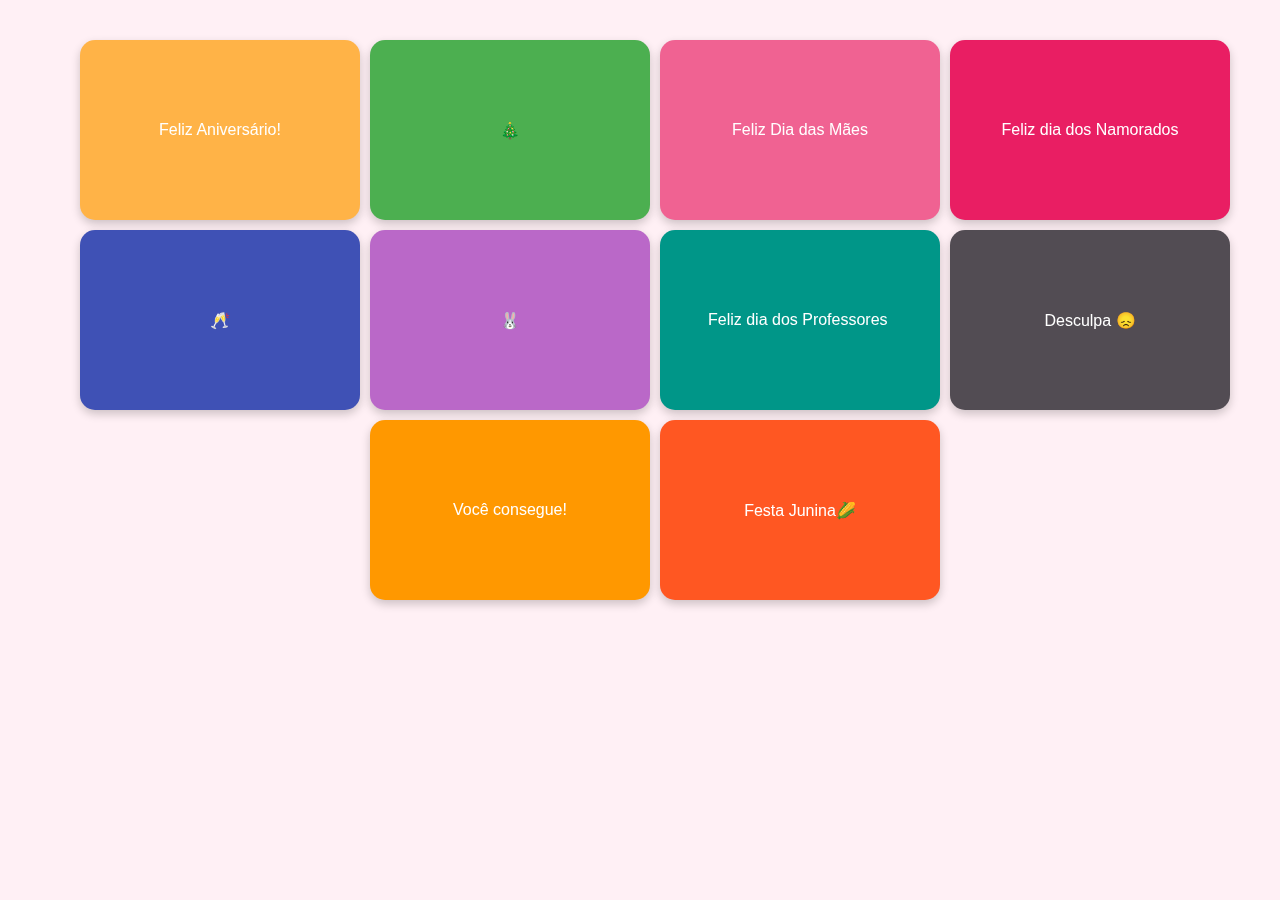
<file: index.html>
<!DOCTYPE html>
<html lang="pt-br">
<head>
  <meta charset="UTF-8" />
  <meta name="viewport" content="width=device-width, initial-scale=1.0"/>
  <title>Cartões Comemorativos</title>
  <style>
    body {
      font-family: 'Arial', sans-serif;
      background-color: #fff0f5;
      display: flex;
      flex-wrap: wrap;
      justify-content: center;
      gap: 40px;
      padding: 40px;
      margin: 0;
    }

    .container {
      width: 250px;
      height: 150px;
      perspective: 1000px;
    }

    .cartao {
      width: 100%;
      height: 100%;
      position: relative;
      transform-style: preserve-3d;
      transition: transform 0.8s;
      cursor: pointer;
    }

    .cartao.virado {
      transform: rotateY(180deg);
    }

    .frente, .verso {
      position: absolute;
      width: 100%;
      height: 100%;
      border-radius: 15px;
      backface-visibility: hidden;
      display: flex;
      justify-content: center;
      align-items: center;
      padding: 15px;
      box-shadow: 0 4px 10px rgba(0,0,0,0.2);
      font-size: 1rem;
      text-align: center;
      white-space: pre-wrap;
      color: white;
    }

    .verso {
      transform: rotateY(180deg);
    }

    /* Temas com cores diferentes */
    .aniversario .frente { background-color: #ffb347; }
    .aniversario .verso  { background-color: #ffa07a; }

    .natal .frente       { background-color: #4caf50; }
    .natal .verso        { background-color: #388e3c; }

    .maes .frente        { background-color: #f06292; }
    .maes .verso         { background-color: #ec407a; }

    .namorados .frente   { background-color: #e91e63; }
    .namorados .verso    { background-color: #d81b60; }

    .anonovo .frente     { background-color: #3f51b5; }
    .anonovo .verso      { background-color: #303f9f; }

    .pascoa .frente      { background-color: #ba68c8; }
    .pascoa .verso       { background-color: #ab47bc; }

    .professor .frente   { background-color: #009688; }
    .professor .verso    { background-color: #00796b; }

    .desculpas .frente   { background-color: #524c53; }
    .desculpas .verso    { background-color: #757575; }

    .motivacional .frente { background-color: #ff9800; }
    .motivacional .verso  { background-color: #fb8c00; }

    .junina .frente      { background-color: #ff5722; }
    .junina .verso       { background-color: #e64a19; }
  </style>
</head>
<body>

  <div class="container">
    <div class="cartao aniversario" onclick="virar(this)">
      <div class="frente">Feliz Aniversário!</div>
      <div class="verso">Muita saúde, alegria e sucesso! 🎉</div>
    </div>
  </div>

  <div class="container">
    <div class="cartao natal" onclick="virar(this)">
      <div class="frente">🎄</div>
      <div class="verso">Feliz Natal!</div>
    </div>
  </div>

  <div class="container">
    <div class="cartao maes" onclick="virar(this)">
      <div class="frente">Feliz Dia das Mães</div>
      <div class="verso">Você é a melhor mãe do mundo!💐</div>
    </div>
  </div>

  <div class="container">
    <div class="cartao namorados" onclick="virar(this)">
      <div class="frente">Feliz dia dos Namorados</div>
      <div class="verso">Você é o melhor namorado do mundo! 💖</div>
    </div>
  </div>

  <div class="container">
    <div class="cartao anonovo" onclick="virar(this)">
      <div class="frente">🥂</div>
      <div class="verso">Feliz Ano Novo!</div>
    </div>
  </div>

  <div class="container">
    <div class="cartao pascoa" onclick="virar(this)">
      <div class="frente">🐰</div>
      <div class="verso">Feliz Páscoa!</div>
    </div>
  </div>

  <div class="container">
    <div class="cartao professor" onclick="virar(this)">
      <div class="frente">Feliz dia dos Professores </div>
      <div class="verso">Obrigado por compartilhar conhecimento e inspirar corações! 📚</div>
    </div>
  </div>

  <div class="container">
    <div class="cartao desculpas" onclick="virar(this)">
      <div class="frente">Desculpa 😞</div>
      <div class="verso">Me perdoa? Quero consertar as coisas. 🙏</div>
    </div>
  </div>

  <div class="container">
    <div class="cartao motivacional" onclick="virar(this)">
      <div class="frente">Você consegue!</div>
      <div class="verso">Acredite no seu potencial!💪</div>
    </div>
  </div>

  <div class="container">
    <div class="cartao junina" onclick="virar(this)">
      <div class="frente">Festa Junina🌽</div>
      <div class="verso">Vamos dançar quadrilha, comer canjica e pular fogueira! 🎉</div>
    </div>
  </div>

  <script>
    function virar(cartao) {
      cartao.classList.toggle("virado");
    }
  </script>

</body>
</html>
</file>
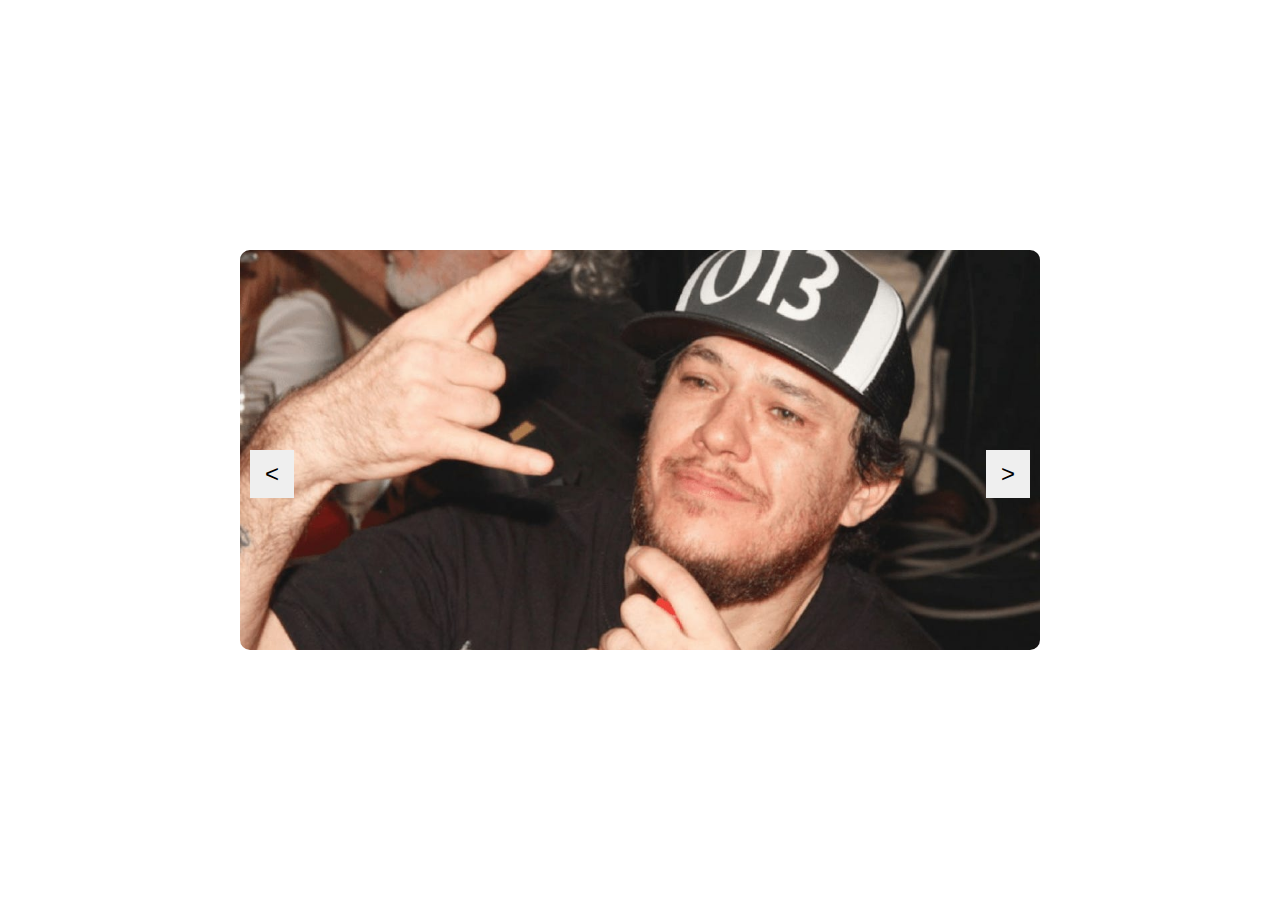
<file: carrossel/index.html>
<!DOCTYPE html>
<html lang="en">
<head>
    <meta charset="UTF-8">
    <meta name="viewport" content="width=device-width, initial-scale=1.0">
    <title>Document</title>
    <link rel="stylesheet" href="style.css">
</head>
<body>
    <div class="carrossel">
        <div class="container">
            <img src="img/choraoo.jpg" alt="">
            <img src="img/champignon.jpg" alt="">
            <img src="img/chorisechamp.webp" alt="">
        </div>
        <button class="botao-anterior"><</button>
        <button class="botao-proximo">></button>
    </div>
    <script src="script.js"></script>
</body>
</html>
</file>
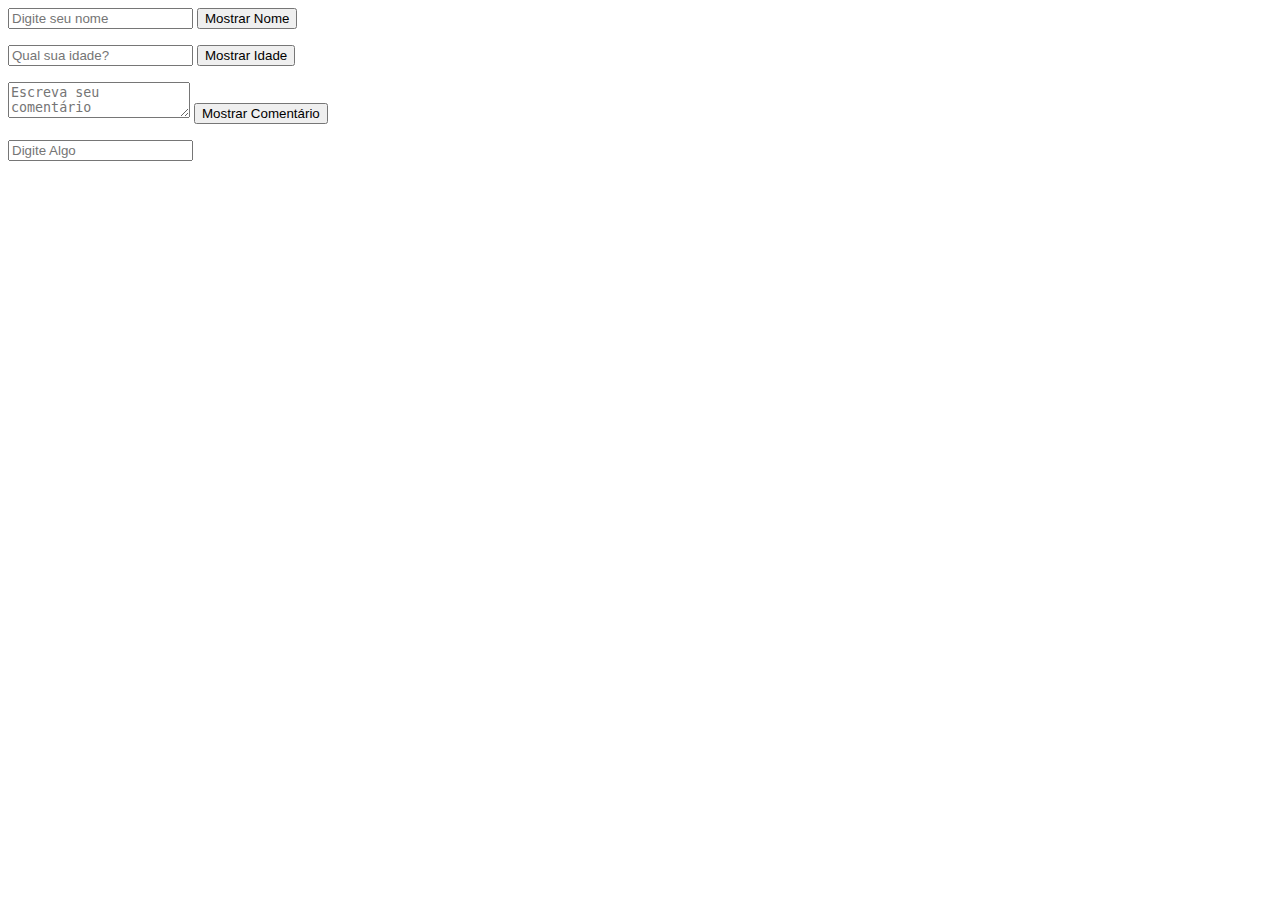
<file: coleta/index.html>
<!DOCTYPE html>
<html lang="en">
<head>
    <meta charset="UTF-8">
    <meta name="viewport" content="width=device-width, initial-scale=1.0">
    <title>Document</title>
</head>
<body>
    <input type="text" id="nome" placeholder="Digite seu nome">
    <button onclick="mostrarNome()">Mostrar Nome</button>
    <p id="mensagem"></p>

    <input type="number" id="idade" placeholder="Qual sua idade?">
    <button onclick="mostrarIdade()">Mostrar Idade</button>
    <p id="resultado"></p>

    <textarea id="comentarioExibido" placeholder="Escreva seu comentário"></textarea>
    <button onclick="MostrarComentario()">Mostrar Comentário</button>
    <p id="comentarioExibido"></p>

    <input type="text" id="campoTexto" oninput="atualizarTexto()" placeholder="Digite Algo">
    <p id="textoDigitado"></p>

    <script src="script.js"></script>
</body>
</html>
</file>
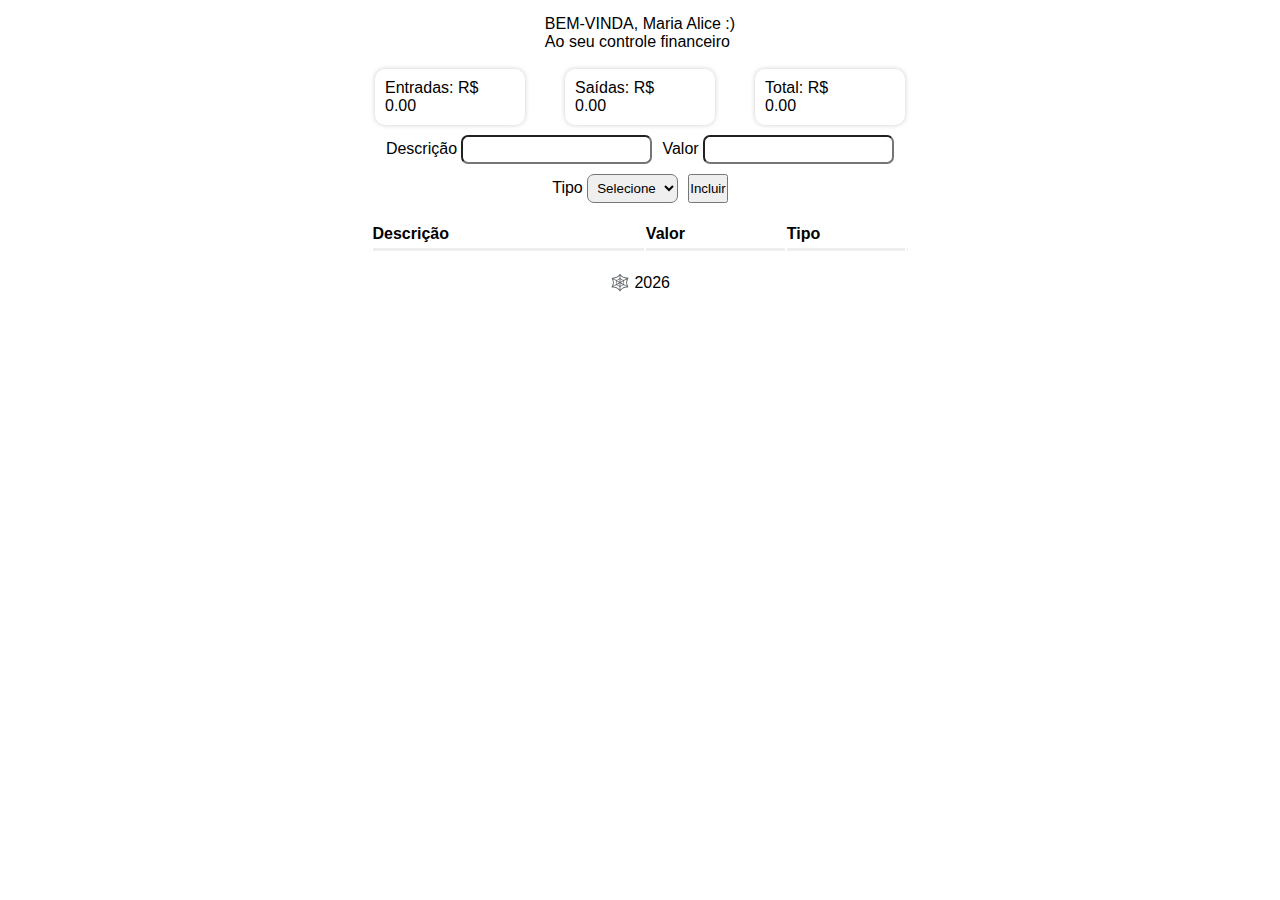
<file: controle financeiro/index.html>
<!DOCTYPE html>
<html lang="pt-BR">

<head>
    <meta charset="UTF-8">
    <meta http-equiv="X-UA-Compatible" content="IE=edge">
    <meta name="viewport" content="width=device-width, initial-scale=1.0">
    <title>Controle Financeiro</title>
    <link rel="stylesheet" href="style.css">
</head>

<body>
    <header>
        <div>
            <p>BEM-VINDA, Maria Alice :)</p>
            <p>Ao seu controle financeiro</p>
        </div>
    </header>
    <main>
        <div class="resumo">
            <div>
                Entradas: R$
                <span class="valor-entradas">0.00</span>
            </div>
            <div>
                Saídas: R$
                <span class="valor-saidas">0.00</span>
            </div>
            <div>
                Total: R$
                <span class="valor-total">0.00</span>
            </div>
        </div>
        <div class="novo-item">
            <div class="campo-descricao">
                <label for="descricao">Descrição</label>
                <input type="text" id="descricao" />
            </div>
            <div class="campo-valor">
                <label for="valor">Valor</label>
                <input type="number" id="valor" />
            </div>
            <div class="campo-tipo">
                <label for="tipo">Tipo</label>
                <select id="tipo">
                    <option value="">Selecione</option>
                    <option value="Entrada">Entrada</option>
                    <option value="Saída">Saída</option>
                </select>
            </div>
            <button id="botao-adicionar">Incluir</button>
        </div>
        <div class="tabela-itens">
            <table>
                <thead>
                    <tr>
                        <th>Descrição</th>
                        <th class="coluna-valor">Valor</th>
                        <th class="coluna-tipo">Tipo</th>
                        <th class="coluna-acao"></th>
                    </tr>
                </thead>
                <tbody>
                </tbody>
            </table>
        </div>
    </main>
    <footer>
        <p>🕸️ <span id="ano-atual"></span></p>
    </footer>
    <script src="script.js"></script>
</body>

</html>
</file>
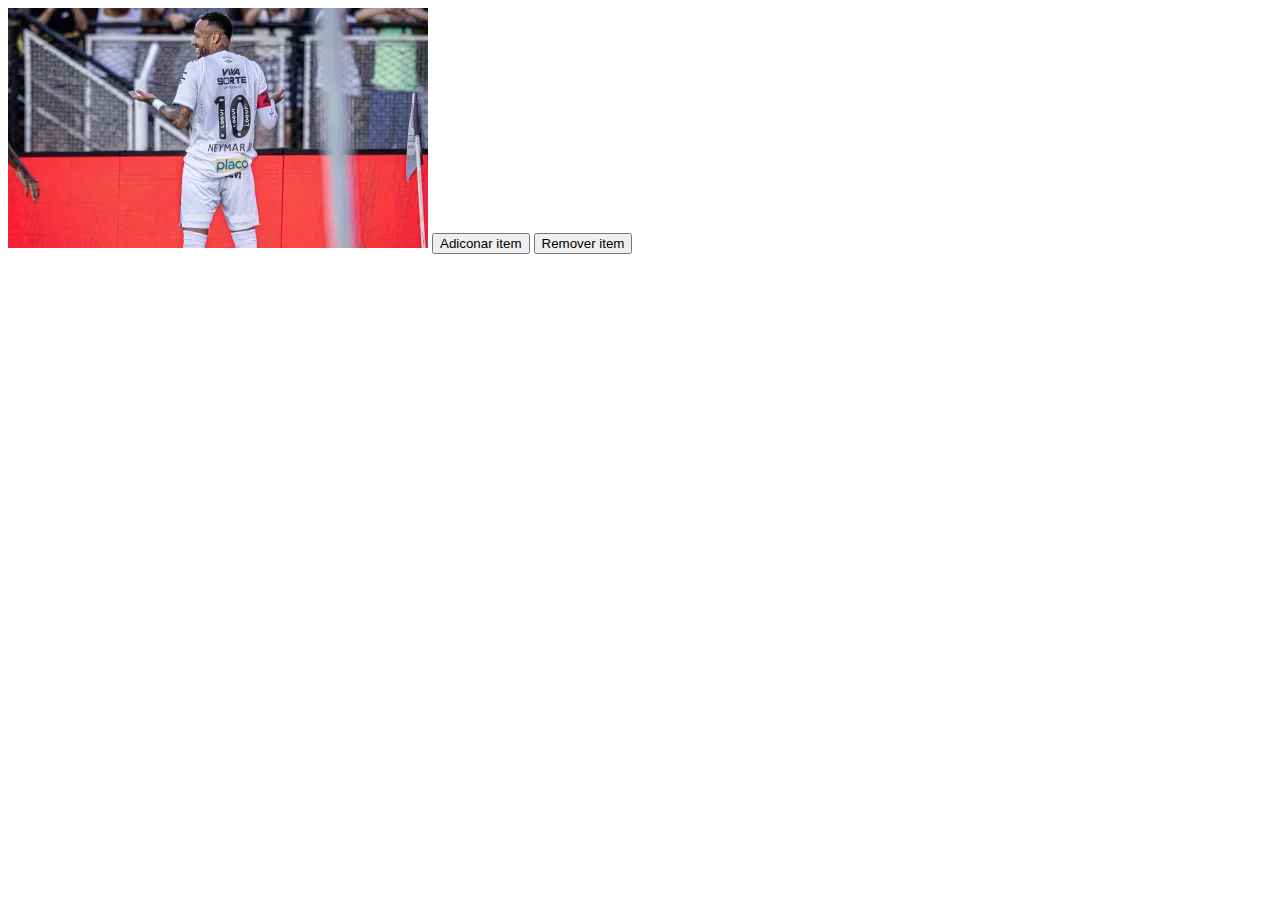
<file: DOM/index.html>
<!DOCTYPE html>
<html lang="pt-br">

<head>
    <meta charset="UTF-8">
    <meta name="viewport" content="width=device-width, initial-scale=1.0">
    <title>Document</title>

</head>

<body>
    <!--<h1 id="titulo"> Titulo Original</h1>
    <p id="texto">Texto Original</p>

    <button id="botao">Clique aqui</button>
    <button id="duplo">Clique duas vezes</button>
    <button id="passe">Passe o mouse</button> -->

    <img id="imagem" src="dom/ney.webp" alt="">

    <button id="adicionar">Adiconar item</button>
    <button id="remover">Remover item</button>

    <ul id="lista"></ul>
    
    <script src="dom.js"></script>
</body>

</html>
</file>
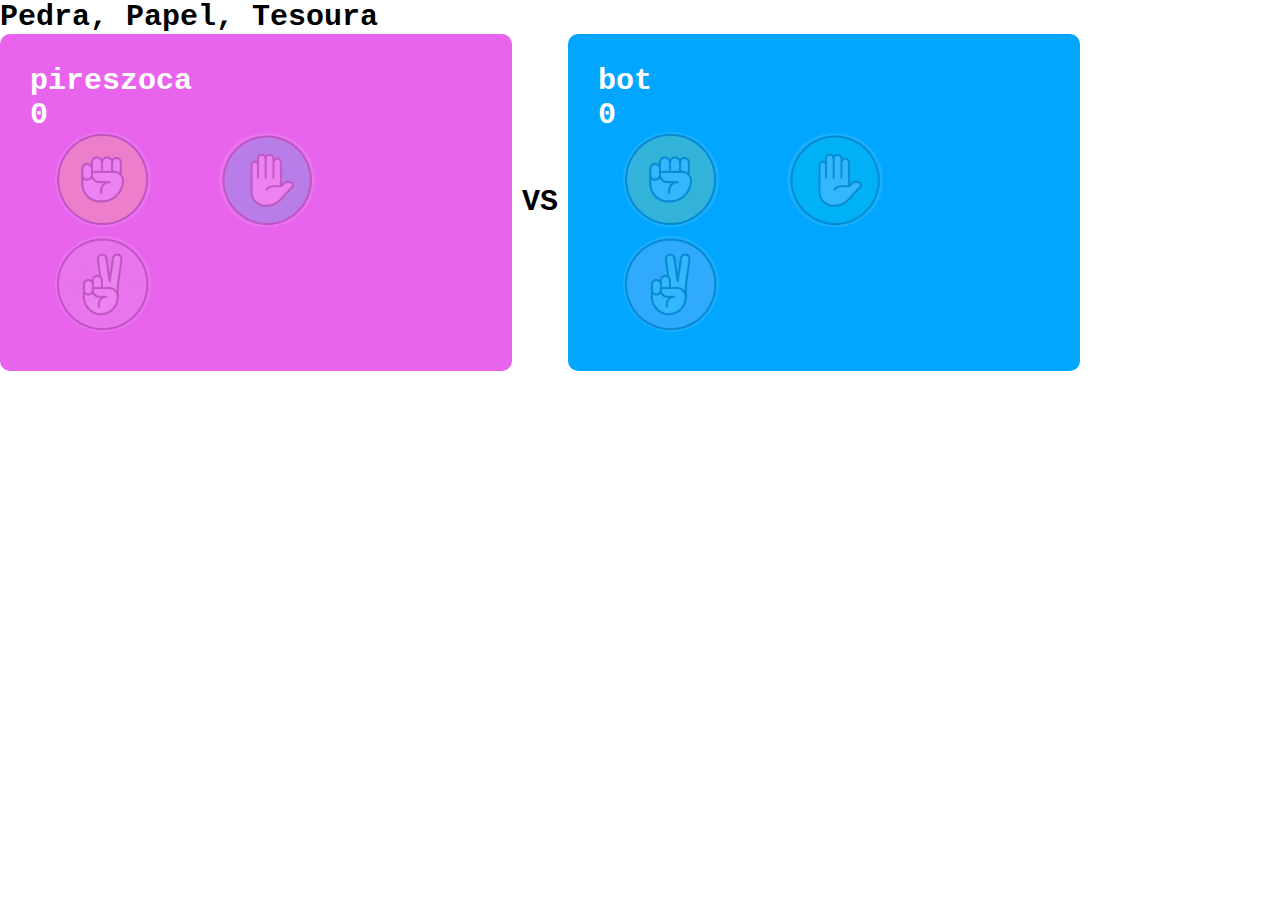
<file: listass/index.html>
<!DOCTYPE html>
<html lang="en">
<head>
    <meta charset="UTF-8">
    <meta name="viewport" content="width=device-width, initial-scale=1.0">
    <title>Document</title>
    <link rel="stylesheet" href="style.css">
</head>
<body>
    <div id="principal">
        <h1 id="titulo">Pedra, Papel, Tesoura</h1>
        <div id="placar">
            <div id="jogador">
                <h2 id="jogadorNome">pireszoca</h2>
                <p id="jogadorPontos">0</p>
                <ul id="jogadorEscolha">
                    <li>
                        <a id="jogadorEscolha1" onclick="jogar(1)">
                            <img src="pedra.png" alt="">
                        </a>
                    </li>
                    <li>
                        <a id="jogadorEscolha2" onclick="jogar(2)">
                        <img src="papel.png" alt="">
                        </a>
                    </li>
                    <li>
                        <a id="jogadorEscolha3" onclick="jogar(3)">
                        <img src="tesoura.png" alt="">
                        </a>
                    </li>
                </ul>
            </div>

            <p id="versus">VS</p>

            <div id="computador">
                <h2 id="computadorNome">bot</h2>
                <p id="computadorPontos">0</p>
                <ul id="computadorEscolha">
                    <li>
                        <a id="computadorEscolha1">
                            <img src="pedra.png" alt="">
                        </a>
                    </li>
                    <li>
                        <a id="computadorEscolha2">
                        <img src="papel.png" alt="">
                        </a>
                    </li>
                    <li>
                        <a id="computadorEscolha3">
                        <img src="tesoura.png" alt="">
                        </a>
                    </li>
                </ul>
        </div>
        <p id="mensagem"></p>
    </div>
    <script src="main.js"></script>
</body>
</html>
</file>
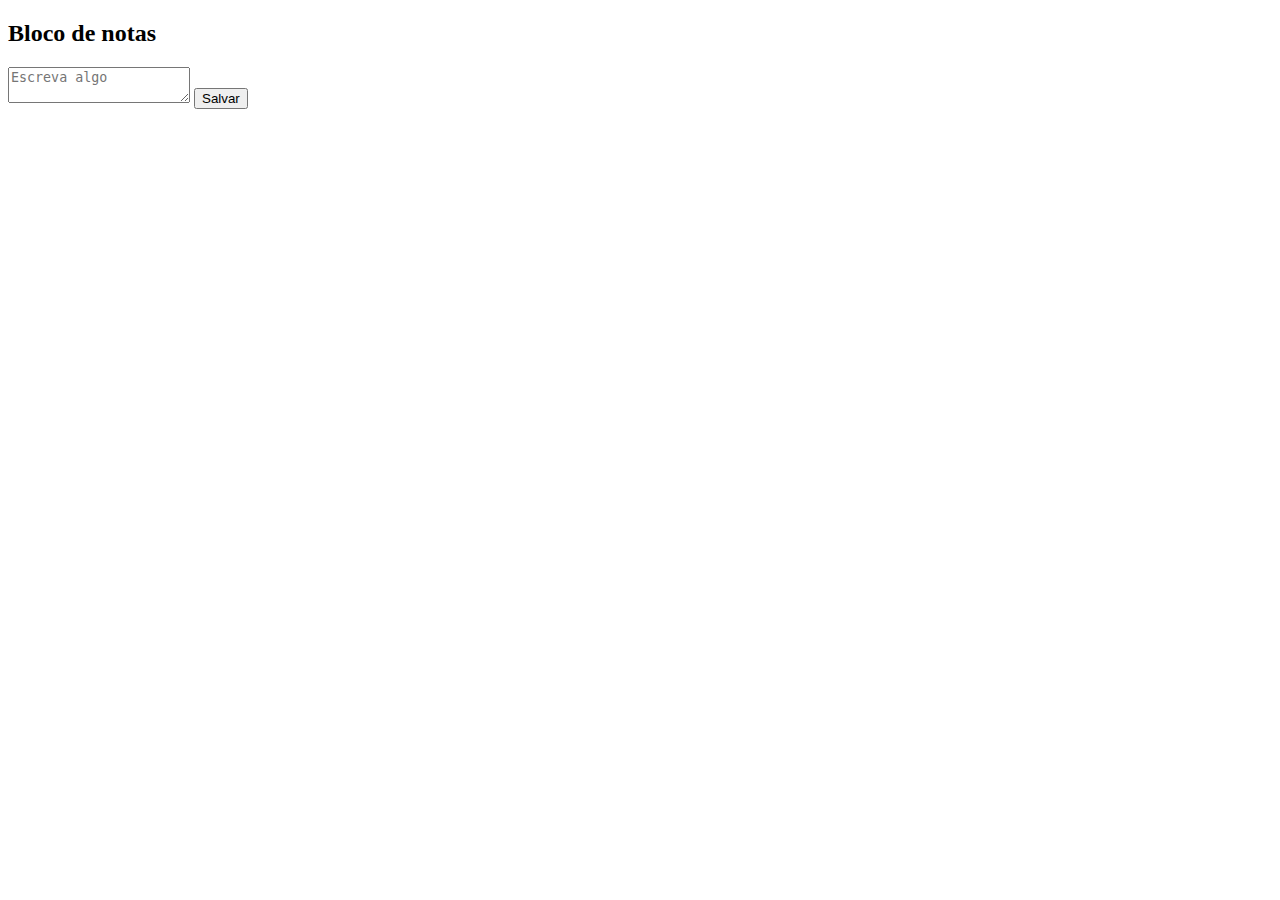
<file: localstore/index.html>
<!DOCTYPE html>
<html lang="en">
<head>
    <meta charset="UTF-8">
    <meta name="viewport" content="width=device-width, initial-scale=1.0">
    <title>Document</title>
</head>
<body>
    <h2>Bloco de notas</h2>
    <textarea id="anotacao" placeholder="Escreva algo"></textarea>
    <button onclick="salvarAnotacao()">Salvar</button>

    <script src="script.js"></script>
</body>
</html>
</file>
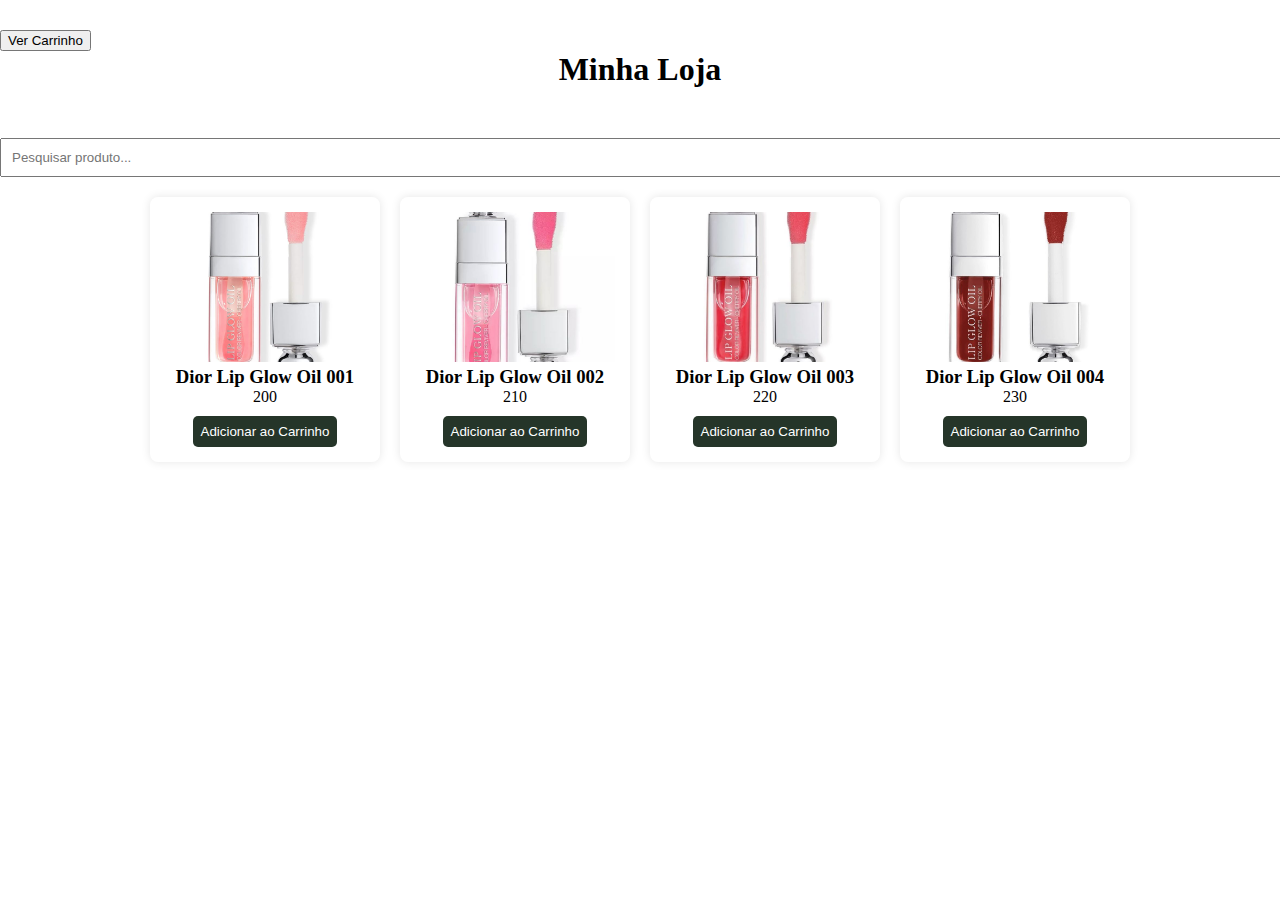
<file: loja/index.html>
<!DOCTYPE html>
<html lang="pt-BR">
<head>
  <meta charset="UTF-8">
  <title>Lojinha Virtual</title>
  <link rel="stylesheet" href="style.css">
</head>
<body>
  <nav>
    <div class="container">
      <button id="botaoCarrinho">Ver Carrinho</button>
      <button id="botaoLoja" style="display: none;">Voltar à Loja</button>
    </div>
  </nav>

  <div class="container">
    <h1>Minha Loja</h1>
    
 
    <input type="text" id="barraPesquisa" placeholder="Pesquisar produto...">

    <div id="produtos"></div>

    <div id="carrinho" style="display: none;">
      <h2>Carrinho</h2>
      <div class="cabecalho-carrinho">
        <span>Produto</span>
        <span>Quantidade</span>
        <span>Valor</span>
        <span>Ações</span>
      </div>
      <ul id="listaCarrinho"></ul>
      <div id="totalCarrinho"></div>
    </div>
  </div>

  <script src="script.js"></script>
</body>
</html>
</file>
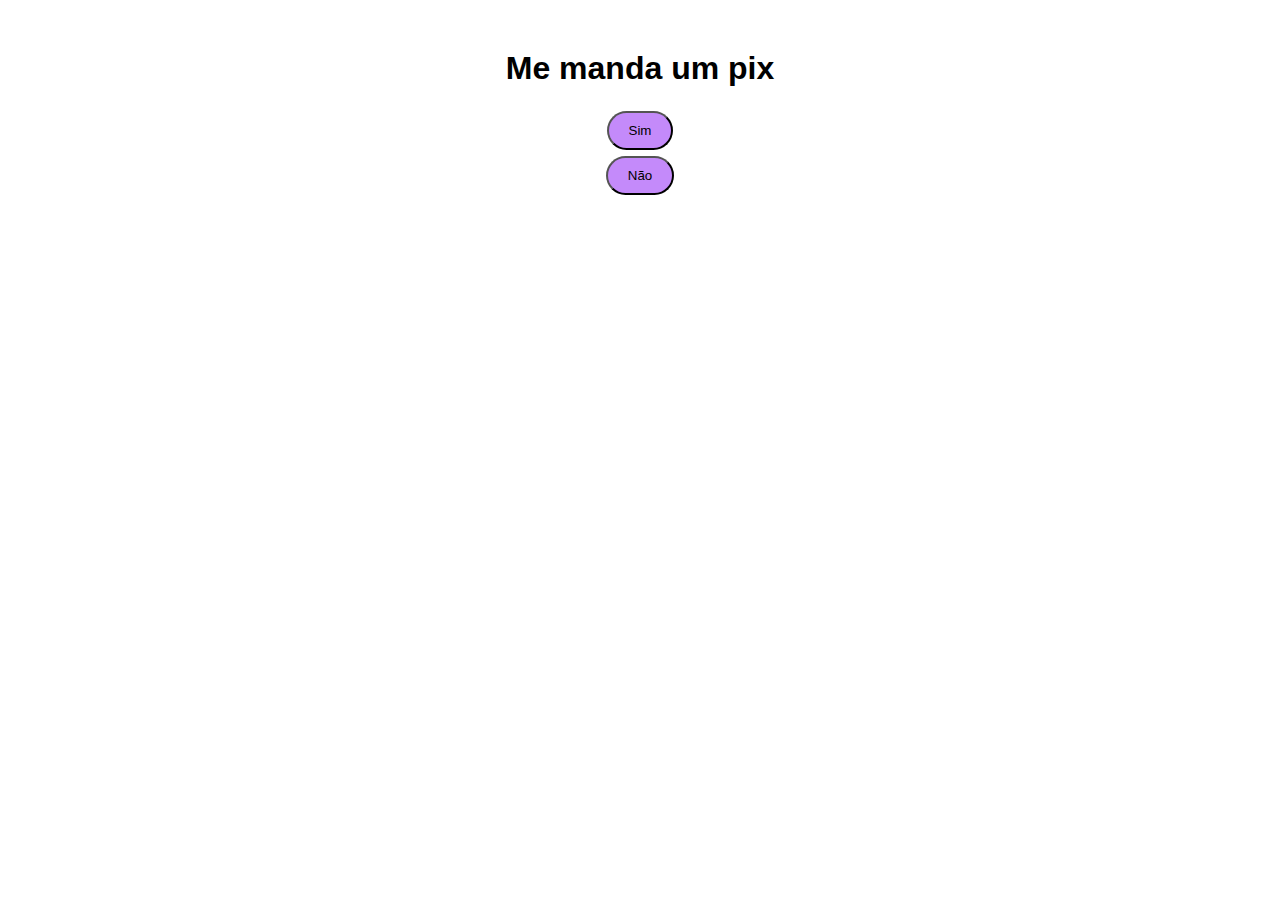
<file: pedido/index.html>
<!DOCTYPE html>
<html lang="en">
<head>
    <meta charset="UTF-8">
    <meta name="viewport" content="width=device-width, initial-scale=1.0">
    <title>Document</title>
    <link rel="stylesheet" href="style.css">
</head>
<body>
    <div class="titulo">
        <h1 class="tituloPrincipal">Me manda um pix</h1>
    </div>
    <div class="botoes">
        <div class="botaoS">
            <button class="btn" onclick="sim()">Sim</button>
        </div>
        <div class="botaoN">
            <button class="btn" id="btn" onclick="desvia()" onmouseover="desvia()">Não</button>
        </div>
    </div>
    <script>
        function sim() {
            window.location.href = "https://www.youtube.com/watch?v=WrBznflRvB8"
        }
        function desvia() {
            let btn = document.getElementById("btn")
            btn.style.position = "absolute"
            btn.style.bottom = geraPosicao(10,80)
            btn.style.left = geraPosicao(10,80)
          
        }
        function geraPosicao(min, max){
            return (Math.random() * (max - min)+min)+"%"
        }
    </script>
</body>
</html>
</file>
<file: carrossel/style.css>
* {
    border: 0;
    padding: 0;
    margin: 0;
    box-sizing: border-box;
}
body {
    display: flex;
    justify-content: center;
    align-items: center;
    min-height: 100vh;
}
.carrossel {
    position: relative;
    width: 800px;
    height: 400px;
    overflow: hidden;
    border-radius: 10px;
}
.container {
    display: flex;
    width: 300%;
    height: 100%;
    transition: transform 0.5s ease-in-out;
}
.container img {
    width: 33.33%;
    height: 100%;
    object-fit: cover;
}
button {
    position: absolute;
    top: 50%;
    border: none;
    padding: 10px 15px;
    cursor: pointer;
    font-size: 24px;
}
.botao-anterior {
    left: 10px;
}
.botao-proximo {
    right: 10px;
}
</file>
<file: controle financeiro/style.css>
* {
    margin: 0;
    padding: 0;
    box-sizing: border-box;
    font-family: 'poppins', sans-serif;
    outline: none;
}

body {
    height: 100vh;
    display: flex;
    flex-direction: column;
    align-items: center;
    background-repeat: no-repeat;
    background-size: cover;
    background-position: center;
}

header {
    padding: 15px 100px 8px;
    display: flex;
    align-items: center;
}

main {
    max-width: 550px;
    width: 100%;
    display: flex;
    flex-direction: column;
    align-items: center;
}

.bxs-chevron-up-circle {
    color: green;
}

.bxs-chevron-down-circle {
    color: red;
}

.resumo {
    display: flex;
    padding: 10px 0;
    gap: 40px;
    width: 100%;
    justify-content: center;
    flex-wrap: wrap;
}

.resumo>div {
    display: flex;
    flex-direction: column;
    box-shadow: 0px 0px 5px #ccc;
    border-radius: 10px;
    padding: 10px;
    width: 150px;
}

.novo-item {
    display: flex;
    gap: 10px;
    width: 100%;
    justify-content: center;
    flex-wrap: wrap;
}

.divDesc,
.divTipo,
.divValor {
    display: flex;
    flex-direction: column;
}

.novoItem>button {
    background-color: #788699;
    color: white;
    border: none;
    padding: 0 15px;
    border-radius: 5px;
    cursor: pointer;
    height: 34px;
}

input,
select {
    padding: 5px;
}

.tabela-itens {
    width: 100%;
    display: flex;
    justify-content: center;
}

table {
    width: 98%;
    padding: 20px 0;
    border-radius: 5px;
}

th {
    text-align: start;
    border-bottom: inset;
    padding-bottom: 5px;
}

i {
    font-size: 25px;
}

.columnAcao {
    width: 40px;
    text-align: center;
}

input,
select {
    border-radius: 7px;
}

.columnAcao>button {
    background: transparent;
    border: none;
}

.columnValor {
    width: 30%;
}

.columnTipo {
    width: 80px;
    text-align: center;
}
</file>
<file: listass/style.css>
*{
    margin: 0;
    padding: 0;
    border: 0;
    box-sizing: border-box;
    font: 700 30px 'Courier New';
}

#jogador{
    background-color: rgb(232, 100, 237);
}

#computador{
    background-color: rgb(0, 166, 255);
}

#jogadorEscolha, #computadorEscolha{
    list-style: none;

}

#jogadorEscolha li, #computadorEscolha li{
    display: inline;
}

img{
    width: 96px;
    margin: 0 25px;
    border-radius: 80px;
}

#jogador, #computador{
    position: relative;
    flex-grow: 1;
    width: 200px;
    padding: 30px;
    color: white;
    border-radius: 10px;
}

 #placar{
    display: flex;
    justify-content: center;
    align-items: center;
}

#versus{
    margin: 0 10px;
}

#jogadorEscolha li a,
#computadorEscolha li a{
    opacity: 0.2;
    transition: ease-in-out 0.2s;
}

#jogadorEscolha li a:hover, #jogadorEscolha li a.selecionado,
#computadorEscolha li a.selecionado{
    opacity: 1;
}

#mensagem {
    width: 200px;
    height: 100px;
    font-size: 20px;
    display: flex;
    align-items: center;
    justify-content: center;
    margin: 30px auto 0; /* Empurra para baixo */
}
</file>
<file: loja/style.css>
* {
    margin: 0;
}
  /* Estilos dos títulos */
  h1, h2 {
    text-align: center;
    margin-bottom: 50px;
  }

  /* Estilo da barra de pesquisa */
  #barraPesquisa {
    width: 100%;
    padding: 10px;
    margin-bottom: 20px;
  }

  #botaoCarrinho {
    margin-top: 30px;
  }

  /* Container dos produtos */
  #produtos {
    display: flex;
    flex-wrap: wrap;
    gap: 20px;
    justify-content: center;
  }

  /* Estilo dos cards de produtos */
  .card {
    background: white;
    padding: 15px;
    border-radius: 8px;
    width: 200px;
    box-shadow: 0 0 10px rgba(0,0,0,0.1);
    text-align: center;
  }

  /* Estilo das imagens dos produtos */
  .card img {
    width: 100%;
    height: 150px;
    object-fit: cover;
  }

  /* Estilo dos botões dos produtos */
  .card button {
    background-color: #253529;
    color: white;
    border: none;
    margin-top: 10px;
    padding: 8px;
    border-radius: 5px;
    cursor: pointer;
  }

  /* Container do carrinho */
  #carrinho {
    margin-top: 20px;
    max-width: 800px;
    margin-left: auto;
    margin-right: auto;
  }

  /* Cabeçalho do carrinho */
  .cabecalho-carrinho {
    display: grid;
    grid-template-columns: 2fr 1fr 1fr 1fr;
    background: #f8f9fa;
    padding: 10px;
    margin-bottom: 10px;
    border-radius: 5px;
    font-weight: bold;
    text-align: center;
  }

  /* Lista de itens do carrinho */
  #listaCarrinho {
    list-style: none;
    padding: 0;
  }

  /* Itens individuais do carrinho */
  #listaCarrinho li {
    background: white;
    margin-bottom: 10px;
    padding: 10px;
    border-radius: 5px;
    display: grid;
    grid-template-columns: 2fr 1fr 1fr 1fr;
    align-items: center;
    text-align: center;
  }

  /* Estilo dos botões do carrinho */
  #listaCarrinho button {
    color: white;
    border: none;
    padding: 5px 10px;
    border-radius: 5px;
    cursor: pointer;
    margin: 0 2px;
  }

  /* Botão de aumentar quantidade */
  #listaCarrinho button.aumentar {
    background-color: #28a745;
  }

  /* Botão de diminuir quantidade */
  #listaCarrinho button.diminuir {
    background-color: #ffc107;
  }

  /* Botão de remover item */
  #listaCarrinho button.remover {
    background-color: #dc3545;
  }

  /* Estilo do total do carrinho */
  #totalCarrinho {
    text-align: right;
    font-weight: bold;
    margin-top: 20px;
    font-size: 1.2em;
  }
</file>
<file: pedido/style.css>
body {
    text-align: center;
    margin-top: 50px;
    font-family:Arial, Helvetica, sans-serif;
}

#popup {
    position: fixed;
    top: 50%;
    left: 50%;
    transform: translate(-50%, -50%);
    background-color: white;
    padding: 20px;
    border-radius: 10px;
    z-index: 10; 
    box-shadow: 0 0 10px rgb(161, 158, 158);
}

#fundo {
    position: fixed;
    top: 0;
    left: 0;
    width: 100%;
    height: 100%;
    background-color: rgba(0, 0, 0, 0.5);
    z-index: 5;
}
button {
    margin: 3px;
    padding: 10px 20px;
    cursor: pointer;
    background-color: rgb(196, 138, 250);
    border-radius: 50px;
}
.escondido {
    display: none;
}
</file>
